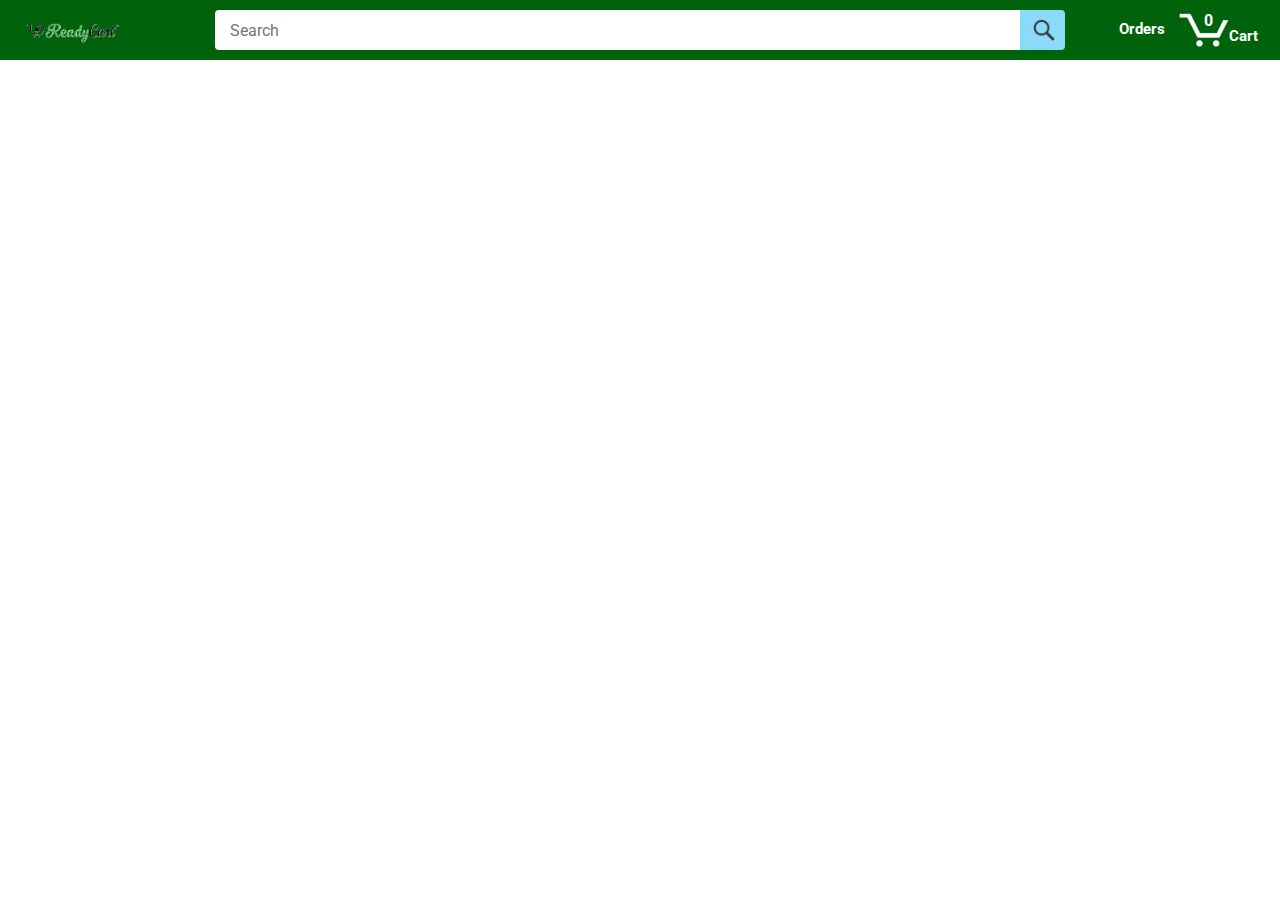
<file: index.html>
<!DOCTYPE html>
<html>
  <head>
    <title>ReadyCart</title>

    <!-- This code is needed for responsive design to work.
      (Responsive design = make the website look good on
      smaller screen sizes like a phone or a tablet). -->
    <meta name="viewport" content="width=device-width, initial-scale=1">

    <!-- Load a font called Roboto from Google Fonts. -->
    <link rel="preconnect" href="https://fonts.googleapis.com">
    <link rel="preconnect" href="https://fonts.gstatic.com" crossorigin>
    <link href="https://fonts.googleapis.com/css2?family=Roboto:wght@400;500;700&display=swap" rel="stylesheet">

    <!-- Here are the CSS files for this page. -->
    <link rel="stylesheet" href="styles/shared/general.css">
    <link rel="stylesheet" href="styles/shared/readycart-header.css">
    <link rel="stylesheet" href="styles/pages/readycart.css">
  </head>
  <body>
    <div class="readycart-header">
      <div class="readycart-header-left-section">
        <a href="index.html" class="header-link">
          <img class="radycart-logo"
            src="images/readycart-logo.png">
          <img class="radycart-mpbile-logo"
            src="images/readycart-logo.png">
        </a>
      </div>

      <div class="readycart-header-middle-section">
        <input class="search-bar" type="text" placeholder="Search">

        <button class="search-button">
          <img class="search-icon" src="images/icons/search-icon.png">
        </button>
      </div>

      <div class="readycart-header-right-section">
        <a class="orders-link header-link" href="orders.html">
          <span class="orders-text">Orders</span>
        </a>

        <a class="cart-link header-link" href="checkout.html">
          <img class="cart-icon" src="images/icons/cart-icon.png">
          <div class="cart-quantity">0</div>
          <div class="cart-text">Cart</div>
        </a>
      </div>
    </div>
    
    <div class="main">
      <div class="products-grid"></div>
    </div>
     
    <script type="module" src="javascript\readycart.js"></script>
  </body>
</html>
</file>
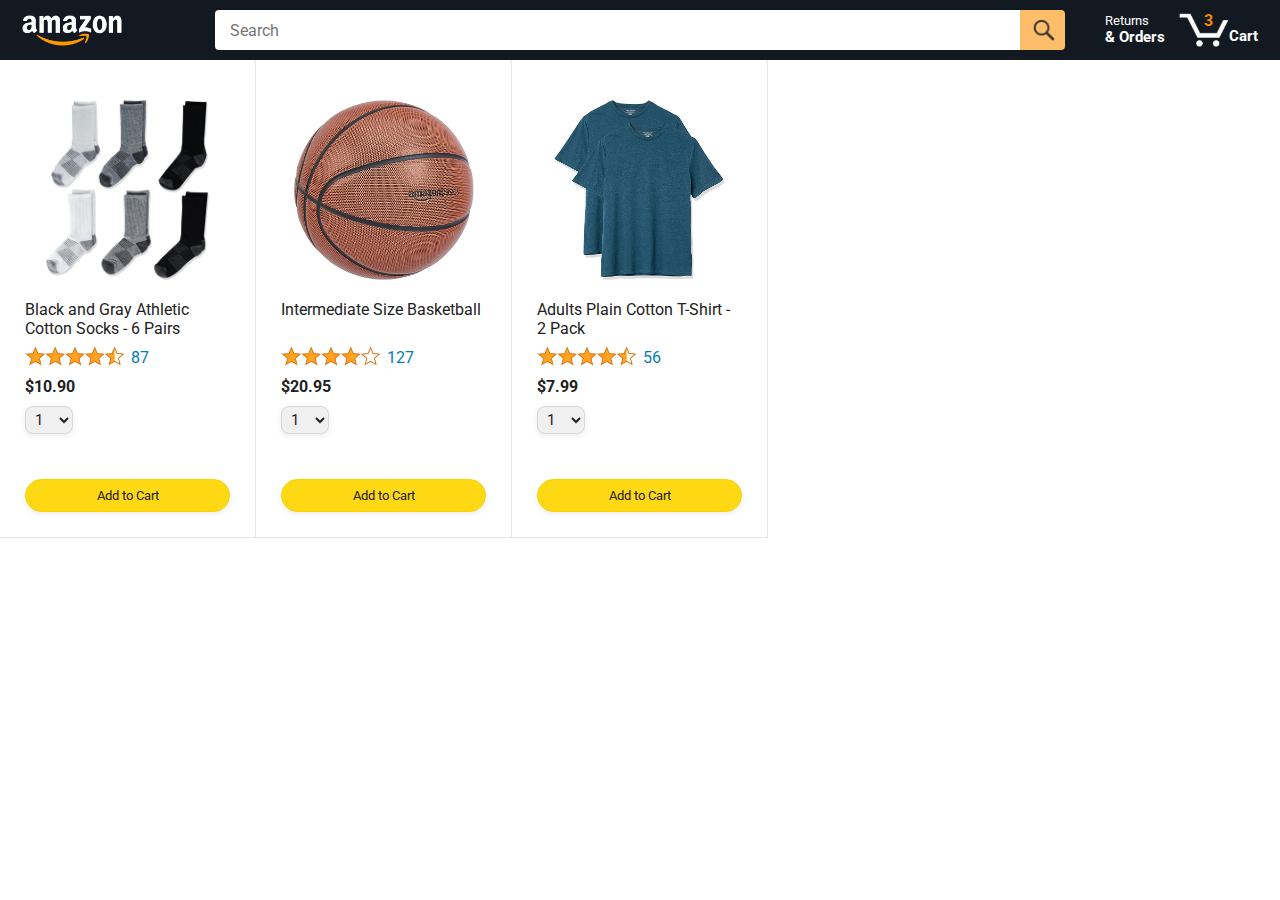
<file: amazon.html>
<!DOCTYPE html>
<html>
  <head>
    <title>Amazon Project</title>

    <!-- This code is needed for responsive design to work.
      (Responsive design = make the website look good on
      smaller screen sizes like a phone or a tablet). -->
    <meta name="viewport" content="width=device-width, initial-scale=1">

    <!-- Load a font called Roboto from Google Fonts. -->
    <link rel="preconnect" href="https://fonts.googleapis.com">
    <link rel="preconnect" href="https://fonts.gstatic.com" crossorigin>
    <link href="https://fonts.googleapis.com/css2?family=Roboto:wght@400;500;700&display=swap" rel="stylesheet">

    <!-- Here are the CSS files for this page. -->
    <link rel="stylesheet" href="styles/shared/general.css">
    <link rel="stylesheet" href="styles/shared/amazon-header.css">
    <link rel="stylesheet" href="styles/pages/amazon.css">
  </head>
  <body>
    <div class="amazon-header">
      <div class="amazon-header-left-section">
        <a href="amazon.html" class="header-link">
          <img class="amazon-logo"
            src="images/amazon-logo-white.png">
          <img class="amazon-mobile-logo"
            src="images/amazon-mobile-logo-white.png">
        </a>
      </div>

      <div class="amazon-header-middle-section">
        <input class="search-bar" type="text" placeholder="Search">

        <button class="search-button">
          <img class="search-icon" src="images/icons/search-icon.png">
        </button>
      </div>

      <div class="amazon-header-right-section">
        <a class="orders-link header-link" href="orders.html">
          <span class="returns-text">Returns</span>
          <span class="orders-text">& Orders</span>
        </a>

        <a class="cart-link header-link" href="checkout.html">
          <img class="cart-icon" src="images/icons/cart-icon.png">
          <div class="cart-quantity">3</div>
          <div class="cart-text">Cart</div>
        </a>
      </div>
    </div>
    
    <div class="main">
      <div class="products-grid">
        <div class="product-container">
          <div class="product-image-container">
            <img class="product-image"
              src="images/products/athletic-cotton-socks-6-pairs.jpg">
          </div>

          <div class="product-name limit-text-to-2-lines">
            Black and Gray Athletic Cotton Socks - 6 Pairs
          </div>

          <div class="product-rating-container">
            <img class="product-rating-stars"
              src="images/ratings/rating-45.png">
            <div class="product-rating-count link-primary">
              87
            </div>
          </div>

          <div class="product-price">
            $10.90
          </div>

          <div class="product-quantity-container">
            <select>
              <option selected value="1">1</option>
              <option value="2">2</option>
              <option value="3">3</option>
              <option value="4">4</option>
              <option value="5">5</option>
              <option value="6">6</option>
              <option value="7">7</option>
              <option value="8">8</option>
              <option value="9">9</option>
              <option value="10">10</option>
            </select>
          </div>

          <div class="product-spacer"></div>

          <div class="added-to-cart">
            <img src="images/icons/checkmark.png">
            Added
          </div>

          <button class="add-to-cart-button button-primary">
            Add to Cart
          </button>
        </div>

        <div class="product-container">
          <div class="product-image-container">
            <img class="product-image"
              src="images/products/intermediate-composite-basketball.jpg">
          </div>

          <div class="product-name limit-text-to-2-lines">
            Intermediate Size Basketball
          </div>

          <div class="product-rating-container">
            <img class="product-rating-stars"
              src="images/ratings/rating-40.png">
            <div class="product-rating-count link-primary">
              127
            </div>
          </div>

          <div class="product-price">
            $20.95
          </div>

          <div class="product-quantity-container">
            <select>
              <option selected value="1">1</option>
              <option value="2">2</option>
              <option value="3">3</option>
              <option value="4">4</option>
              <option value="5">5</option>
              <option value="6">6</option>
              <option value="7">7</option>
              <option value="8">8</option>
              <option value="9">9</option>
              <option value="10">10</option>
            </select>
          </div>

          <div class="product-spacer"></div>

          <div class="added-to-cart">
            <img src="images/icons/checkmark.png">
            Added
          </div>

          <button class="add-to-cart-button button-primary">
            Add to Cart
          </button>
        </div>

        <div class="product-container">
          <div class="product-image-container">
            <img class="product-image"
              src="images/products/adults-plain-cotton-tshirt-2-pack-teal.jpg">
          </div>

          <div class="product-name limit-text-to-2-lines">
            Adults Plain Cotton T-Shirt - 2 Pack
          </div>

          <div class="product-rating-container">
            <img class="product-rating-stars"
              src="images/ratings/rating-45.png">
            <div class="product-rating-count link-primary">
              56
            </div>
          </div>

          <div class="product-price">
            $7.99
          </div>

          <div class="product-quantity-container">
            <select>
              <option selected value="1">1</option>
              <option value="2">2</option>
              <option value="3">3</option>
              <option value="4">4</option>
              <option value="5">5</option>
              <option value="6">6</option>
              <option value="7">7</option>
              <option value="8">8</option>
              <option value="9">9</option>
              <option value="10">10</option>
            </select>
          </div>

          <div class="product-spacer"></div>

          <div class="added-to-cart">
            <img src="images/icons/checkmark.png">
            Added
          </div>

          <button class="add-to-cart-button button-primary">
            Add to Cart
          </button>
        </div>
      </div>
    </div>
    <script src="data\products.js"></script>
  </body>
</html>
</file>
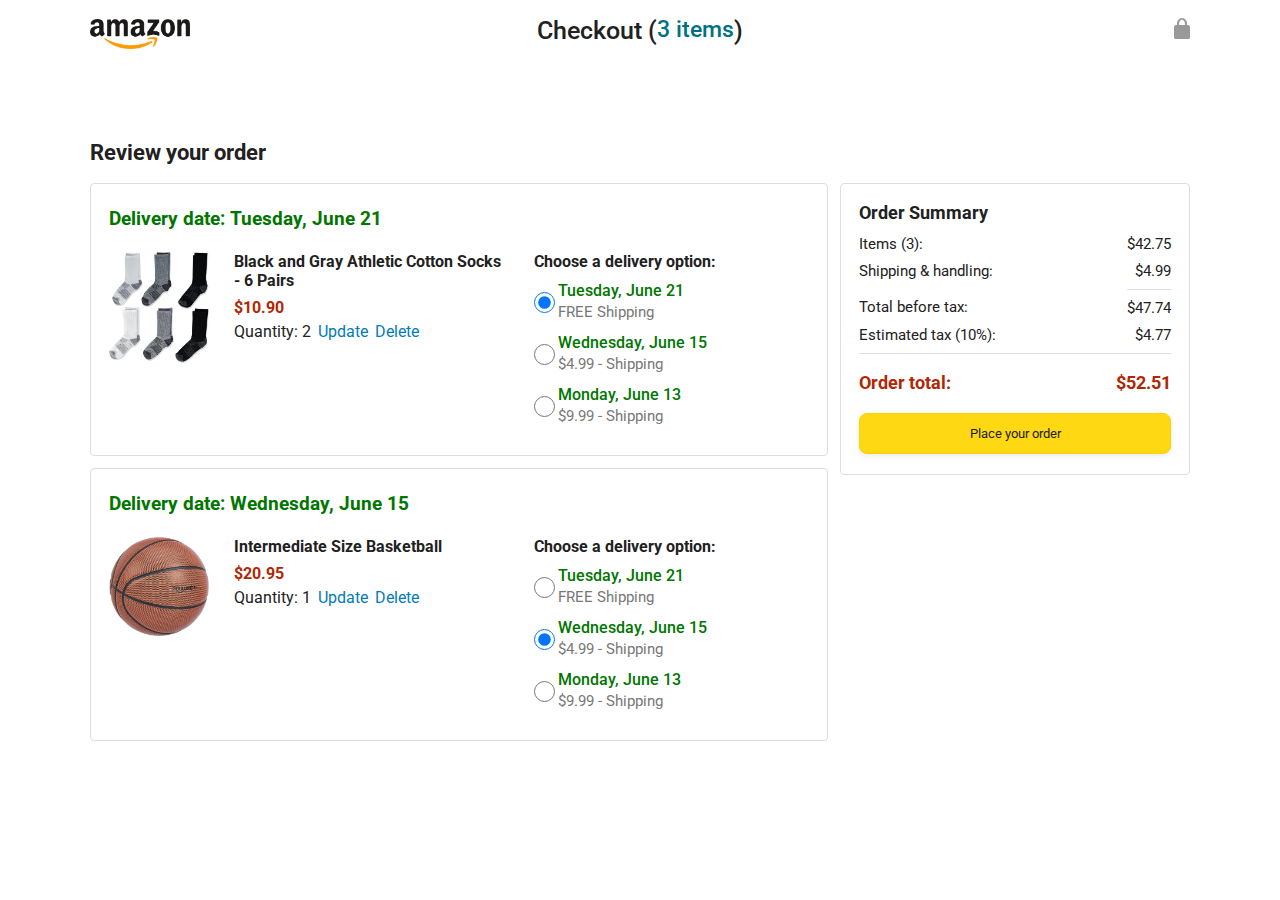
<file: checkout.html>
<!DOCTYPE html>
<html>
  <head>
    <title>Checkout</title>

    <!-- This code is needed for responsive design to work.
      (Responsive design = make the website look good on
      smaller screen sizes like a phone or a tablet). -->
    <meta name="viewport" content="width=device-width, initial-scale=1">

    <!-- Load a font called Roboto from Google Fonts. -->
    <link rel="preconnect" href="https://fonts.googleapis.com">
    <link rel="preconnect" href="https://fonts.gstatic.com" crossorigin>
    <link href="https://fonts.googleapis.com/css2?family=Roboto:wght@400;500;700&display=swap" rel="stylesheet">

    <!-- Here are the CSS files for this page. -->
    <link rel="stylesheet" href="styles/shared/general.css">
    <link rel="stylesheet" href="styles/pages/checkout/checkout-header.css">
    <link rel="stylesheet" href="styles/pages/checkout/checkout.css">
  </head>
  <body>
    <div class="checkout-header">
      <div class="header-content">
        <div class="checkout-header-left-section">
          <a href="amazon.html">
            <img class="amazon-logo" src="images/amazon-logo.png">
            <img class="amazon-mobile-logo" src="images/amazon-mobile-logo.png">
          </a>
        </div>

        <div class="checkout-header-middle-section">
          Checkout (<a class="return-to-home-link"
            href="amazon.html">3 items</a>)
        </div>

        <div class="checkout-header-right-section">
          <img src="images/icons/checkout-lock-icon.png">
        </div>
      </div>
    </div>

    <div class="main">
      <div class="page-title">Review your order</div>

      <div class="checkout-grid">
        <div class="order-summary">
          <div class="cart-item-container">
            <div class="delivery-date">
              Delivery date: Tuesday, June 21
            </div>

            <div class="cart-item-details-grid">
              <img class="product-image"
                src="images/products/athletic-cotton-socks-6-pairs.jpg">

              <div class="cart-item-details">
                <div class="product-name">
                  Black and Gray Athletic Cotton Socks - 6 Pairs
                </div>
                <div class="product-price">
                  $10.90
                </div>
                <div class="product-quantity">
                  <span>
                    Quantity: <span class="quantity-label">2</span>
                  </span>
                  <span class="update-quantity-link link-primary">
                    Update
                  </span>
                  <span class="delete-quantity-link link-primary">
                    Delete
                  </span>
                </div>
              </div>

              <div class="delivery-options">
                <div class="delivery-options-title">
                  Choose a delivery option:
                </div>
                <div class="delivery-option">
                  <input type="radio" checked
                    class="delivery-option-input"
                    name="delivery-option-1">
                  <div>
                    <div class="delivery-option-date">
                      Tuesday, June 21
                    </div>
                    <div class="delivery-option-price">
                      FREE Shipping
                    </div>
                  </div>
                </div>
                <div class="delivery-option">
                  <input type="radio"
                    class="delivery-option-input"
                    name="delivery-option-1">
                  <div>
                    <div class="delivery-option-date">
                      Wednesday, June 15
                    </div>
                    <div class="delivery-option-price">
                      $4.99 - Shipping
                    </div>
                  </div>
                </div>
                <div class="delivery-option">
                  <input type="radio"
                    class="delivery-option-input"
                    name="delivery-option-1">
                  <div>
                    <div class="delivery-option-date">
                      Monday, June 13
                    </div>
                    <div class="delivery-option-price">
                      $9.99 - Shipping
                    </div>
                  </div>
                </div>
              </div>
            </div>
          </div>

          <div class="cart-item-container">
            <div class="delivery-date">
              Delivery date: Wednesday, June 15
            </div>

            <div class="cart-item-details-grid">
              <img class="product-image"
                src="images/products/intermediate-composite-basketball.jpg">

              <div class="cart-item-details">
                <div class="product-name">
                  Intermediate Size Basketball
                </div>
                <div class="product-price">
                  $20.95
                </div>
                <div class="product-quantity">
                  <span>
                    Quantity: <span class="quantity-label">1</span>
                  </span>
                  <span class="update-quantity-link link-primary">
                    Update
                  </span>
                  <span class="delete-quantity-link link-primary">
                    Delete
                  </span>
                </div>
              </div>

              <div class="delivery-options">
                <div class="delivery-options-title">
                  Choose a delivery option:
                </div>

                <div class="delivery-option">
                  <input type="radio" class="delivery-option-input"
                    name="delivery-option-2">
                  <div>
                    <div class="delivery-option-date">
                      Tuesday, June 21
                    </div>
                    <div class="delivery-option-price">
                      FREE Shipping
                    </div>
                  </div>
                </div>
                <div class="delivery-option">
                  <input type="radio" checked class="delivery-option-input"
                    name="delivery-option-2">
                  <div>
                    <div class="delivery-option-date">
                      Wednesday, June 15
                    </div>
                    <div class="delivery-option-price">
                      $4.99 - Shipping
                    </div>
                  </div>
                </div>
                <div class="delivery-option">
                  <input type="radio" class="delivery-option-input"
                    name="delivery-option-2">
                  <div>
                    <div class="delivery-option-date">
                      Monday, June 13
                    </div>
                    <div class="delivery-option-price">
                      $9.99 - Shipping
                    </div>
                  </div>
                </div>
              </div>
            </div>
          </div>
        </div>

        <div class="payment-summary">
          <div class="payment-summary-title">
            Order Summary
          </div>

          <div class="payment-summary-row">
            <div>Items (3):</div>
            <div class="payment-summary-money">$42.75</div>
          </div>

          <div class="payment-summary-row">
            <div>Shipping &amp; handling:</div>
            <div class="payment-summary-money">$4.99</div>
          </div>

          <div class="payment-summary-row subtotal-row">
            <div>Total before tax:</div>
            <div class="payment-summary-money">$47.74</div>
          </div>

          <div class="payment-summary-row">
            <div>Estimated tax (10%):</div>
            <div class="payment-summary-money">$4.77</div>
          </div>

          <div class="payment-summary-row total-row">
            <div>Order total:</div>
            <div class="payment-summary-money">$52.51</div>
          </div>

          <button class="place-order-button button-primary">
            Place your order
          </button>
        </div>
      </div>
    </div>
  </body>
</html>
</file>
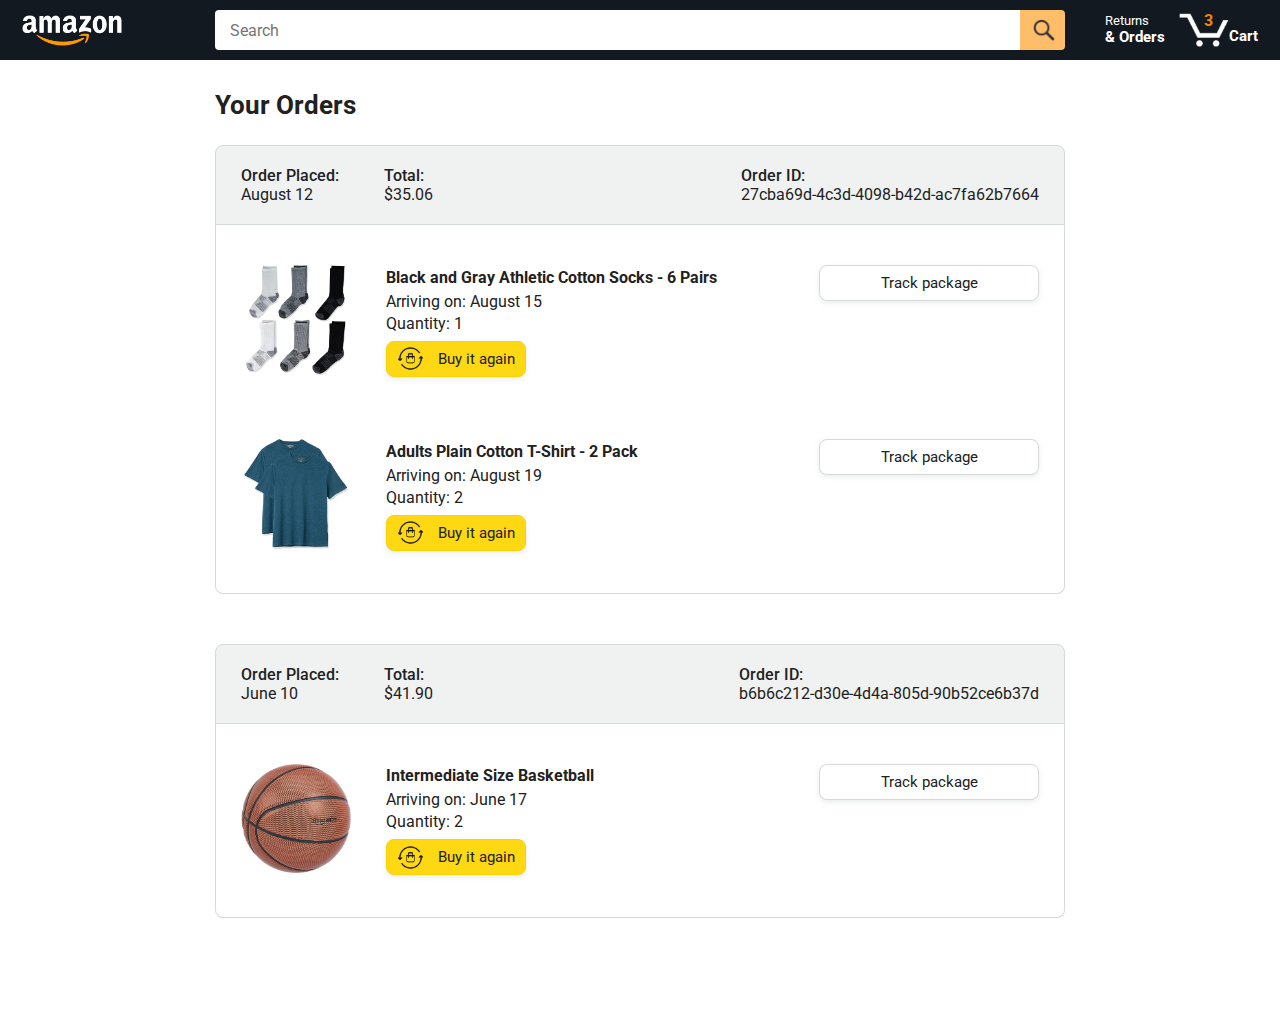
<file: orders.html>
<!DOCTYPE html>
<html>
  <head>
    <title>Orders</title>

    <!-- This code is needed for responsive design to work.
      (Responsive design = make the website look good on
      smaller screen sizes like a phone or a tablet). -->
    <meta name="viewport" content="width=device-width, initial-scale=1">

    <!-- Load a font called Roboto from Google Fonts. -->
    <link rel="preconnect" href="https://fonts.googleapis.com">
    <link rel="preconnect" href="https://fonts.gstatic.com" crossorigin>
    <link href="https://fonts.googleapis.com/css2?family=Roboto:wght@400;500;700&display=swap" rel="stylesheet">

    <!-- Here are the CSS files for this page. -->
    <link rel="stylesheet" href="styles/shared/general.css">
    <link rel="stylesheet" href="styles/shared/amazon-header.css">
    <link rel="stylesheet" href="styles/pages/orders.css">
  </head>
  <body>
    <div class="amazon-header">
      <div class="amazon-header-left-section">
        <a href="amazon.html" class="header-link">
          <img class="amazon-logo"
            src="images/amazon-logo-white.png">
          <img class="amazon-mobile-logo"
            src="images/amazon-mobile-logo-white.png">
        </a>
      </div>

      <div class="amazon-header-middle-section">
        <input class="search-bar" type="text" placeholder="Search">

        <button class="search-button">
          <img class="search-icon" src="images/icons/search-icon.png">
        </button>
      </div>

      <div class="amazon-header-right-section">
        <a class="orders-link header-link" href="orders.html">
          <span class="returns-text">Returns</span>
          <span class="orders-text">& Orders</span>
        </a>

        <a class="cart-link header-link" href="checkout.html">
          <img class="cart-icon" src="images/icons/cart-icon.png">
          <div class="cart-quantity">3</div>
          <div class="cart-text">Cart</div>
        </a>
      </div>
    </div>

    <div class="main">
      <div class="page-title">Your Orders</div>

      <div class="orders-grid">
        <div class="order-container">
          
          <div class="order-header">
            <div class="order-header-left-section">
              <div class="order-date">
                <div class="order-header-label">Order Placed:</div>
                <div>August 12</div>
              </div>
              <div class="order-total">
                <div class="order-header-label">Total:</div>
                <div>$35.06</div>
              </div>
            </div>

            <div class="order-header-right-section">
              <div class="order-header-label">Order ID:</div>
              <div>27cba69d-4c3d-4098-b42d-ac7fa62b7664</div>
            </div>
          </div>

          <div class="order-details-grid">
            <div class="product-image-container">
              <img src="images/products/athletic-cotton-socks-6-pairs.jpg">
            </div>

            <div class="product-details">
              <div class="product-name">
                Black and Gray Athletic Cotton Socks - 6 Pairs
              </div>
              <div class="product-delivery-date">
                Arriving on: August 15
              </div>
              <div class="product-quantity">
                Quantity: 1
              </div>
              <button class="buy-again-button button-primary">
                <img class="buy-again-icon" src="images/icons/buy-again.png">
                <span class="buy-again-message">Buy it again</span>
              </button>
            </div>

            <div class="product-actions">
              <a href="tracking.html">
                <button class="track-package-button button-secondary">
                  Track package
                </button>
              </a>
            </div>

            <div class="product-image-container">
              <img src="images/products/adults-plain-cotton-tshirt-2-pack-teal.jpg">
            </div>

            <div class="product-details">
              <div class="product-name">
                Adults Plain Cotton T-Shirt - 2 Pack
              </div>
              <div class="product-delivery-date">
                Arriving on: August 19
              </div>
              <div class="product-quantity">
                Quantity: 2
              </div>
              <button class="buy-again-button button-primary">
                <img class="buy-again-icon" src="images/icons/buy-again.png">
                <span class="buy-again-message">Buy it again</span>
              </button>
            </div>

            <div class="product-actions">
              <a href="tracking.html">
                <button class="track-package-button button-secondary">
                  Track package
                </button>
              </a>
            </div>
          </div>
        </div>

        <div class="order-container">

          <div class="order-header">
            <div class="order-header-left-section">
              <div class="order-date">
                <div class="order-header-label">Order Placed:</div>
                <div>June 10</div>
              </div>
              <div class="order-total">
                <div class="order-header-label">Total:</div>
                <div>$41.90</div>
              </div>
            </div>

            <div class="order-header-right-section">
              <div class="order-header-label">Order ID:</div>
              <div>b6b6c212-d30e-4d4a-805d-90b52ce6b37d</div>
            </div>
          </div>

          <div class="order-details-grid">
            <div class="product-image-container">
              <img src="images/products/intermediate-composite-basketball.jpg">
            </div>

            <div class="product-details">
              <div class="product-name">
                Intermediate Size Basketball
              </div>
              <div class="product-delivery-date">
                Arriving on: June 17
              </div>
              <div class="product-quantity">
                Quantity: 2
              </div>
              <button class="buy-again-button button-primary">
                <img class="buy-again-icon" src="images/icons/buy-again.png">
                <span class="buy-again-message">Buy it again</span>
              </button>
            </div>

            <div class="product-actions">
              <a href="tracking.html">
                <button class="track-package-button button-secondary">
                  Track package
                </button>
              </a>
            </div>
          </div>
        </div>
      </div>
    </div>
  </body>
</html>
</file>
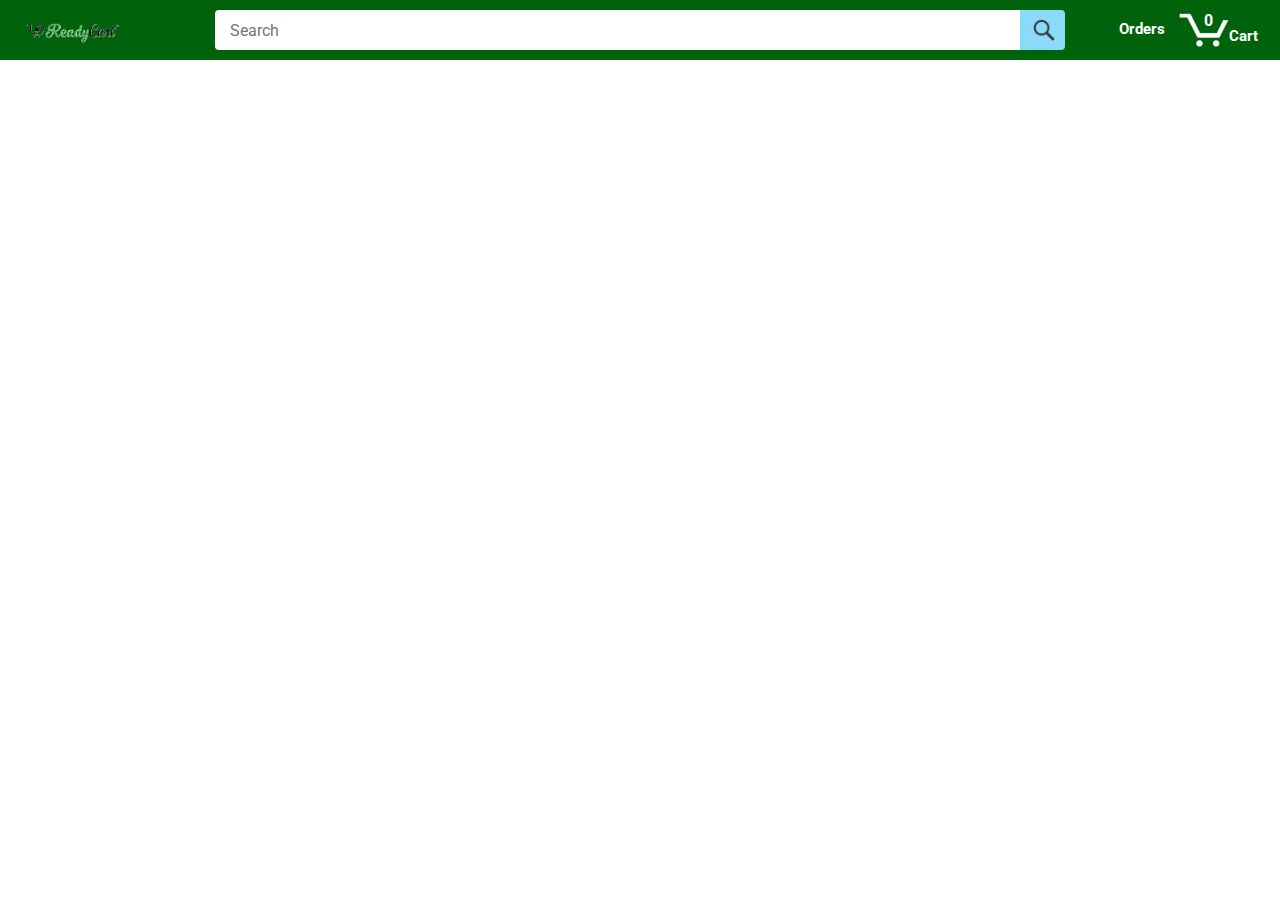
<file: readycart.html>
<!DOCTYPE html>
<html>
  <head>
    <title>ReadyCart</title>

    <!-- This code is needed for responsive design to work.
      (Responsive design = make the website look good on
      smaller screen sizes like a phone or a tablet). -->
    <meta name="viewport" content="width=device-width, initial-scale=1">

    <!-- Load a font called Roboto from Google Fonts. -->
    <link rel="preconnect" href="https://fonts.googleapis.com">
    <link rel="preconnect" href="https://fonts.gstatic.com" crossorigin>
    <link href="https://fonts.googleapis.com/css2?family=Roboto:wght@400;500;700&display=swap" rel="stylesheet">

    <!-- Here are the CSS files for this page. -->
    <link rel="stylesheet" href="styles/shared/general.css">
    <link rel="stylesheet" href="styles/shared/readycart-header.css">
    <link rel="stylesheet" href="styles/pages/readycart.css">
  </head>
  <body>
    <div class="readycart-header">
      <div class="readycart-header-left-section">
        <a href="readycart.html" class="header-link">
          <img class="radycart-logo"
            src="images/readycart-logo.png">
          <img class="radycart-mpbile-logo"
            src="images/readycart-logo.png">
        </a>
      </div>

      <div class="readycart-header-middle-section">
        <input class="search-bar" type="text" placeholder="Search">

        <button class="search-button">
          <img class="search-icon" src="images/icons/search-icon.png">
        </button>
      </div>

      <div class="readycart-header-right-section">
        <a class="orders-link header-link" href="orders.html">
          <span class="orders-text">Orders</span>
        </a>

        <a class="cart-link header-link" href="checkout.html">
          <img class="cart-icon" src="images/icons/cart-icon.png">
          <div class="cart-quantity">0</div>
          <div class="cart-text">Cart</div>
        </a>
      </div>
    </div>
    
    <div class="main">
      <div class="products-grid"></div>
    </div>
     
    <script type="module" src="javascript\readycart.js"></script>
  </body>
</html>
</file>
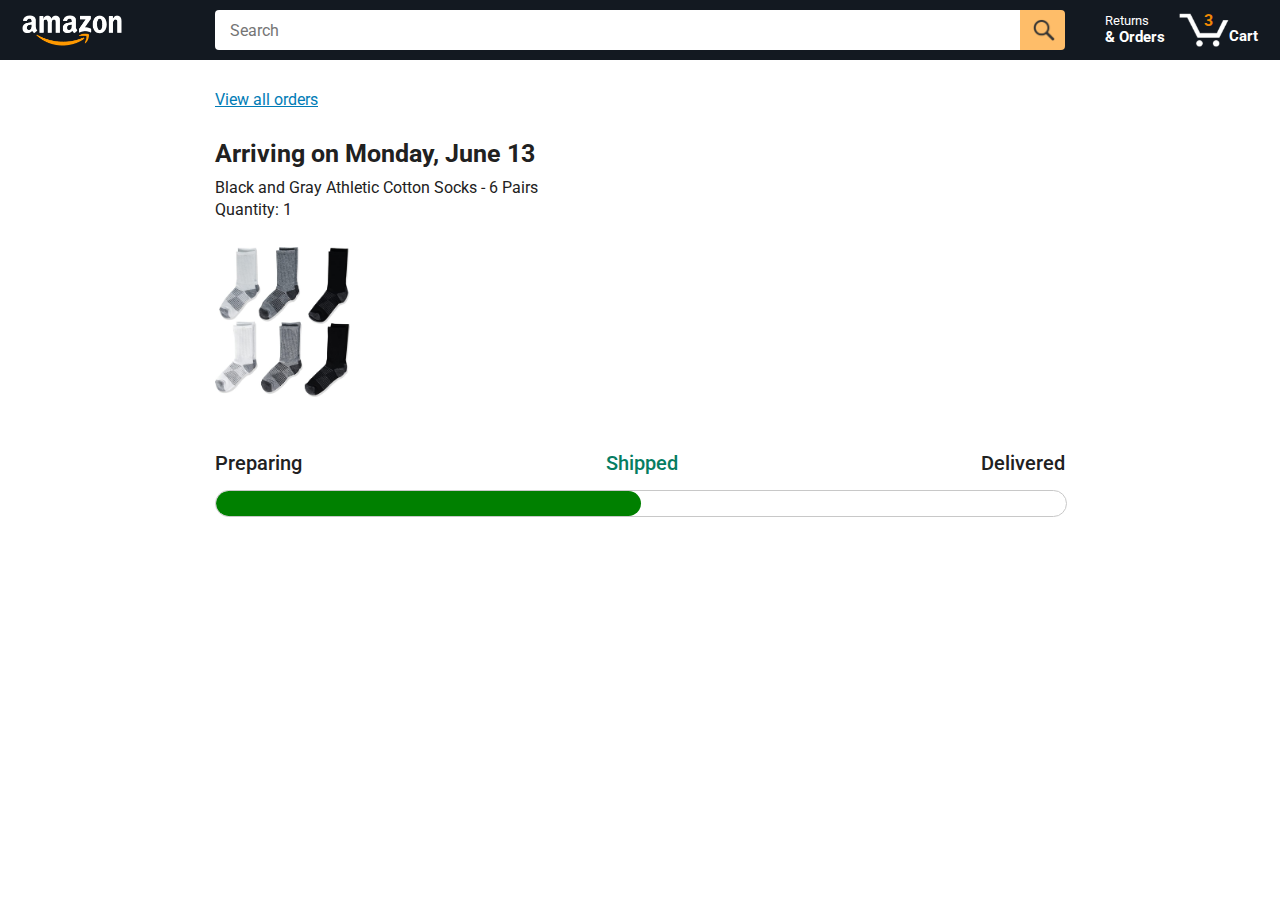
<file: tracking.html>
<!DOCTYPE html>
<html>
  <head>
    <title>Tracking</title>

    <!-- This code is needed for responsive design to work.
      (Responsive design = make the website look good on
      smaller screen sizes like a phone or a tablet). -->
    <meta name="viewport" content="width=device-width, initial-scale=1">

    <!-- Load a font called Roboto from Google Fonts. -->
    <link rel="preconnect" href="https://fonts.googleapis.com">
    <link rel="preconnect" href="https://fonts.gstatic.com" crossorigin>
    <link href="https://fonts.googleapis.com/css2?family=Roboto:wght@400;500;700&display=swap" rel="stylesheet">

    <!-- Here are the CSS files for this page. -->
    <link rel="stylesheet" href="styles/shared/general.css">
    <link rel="stylesheet" href="styles/shared/amazon-header.css">
    <link rel="stylesheet" href="styles/pages/tracking.css">
  </head>
  <body>
    <div class="amazon-header">
      <div class="amazon-header-left-section">
        <a href="amazon.html" class="header-link">
          <img class="amazon-logo"
            src="images/amazon-logo-white.png">
          <img class="amazon-mobile-logo"
            src="images/amazon-mobile-logo-white.png">
        </a>
      </div>

      <div class="amazon-header-middle-section">
        <input class="search-bar" type="text" placeholder="Search">

        <button class="search-button">
          <img class="search-icon" src="images/icons/search-icon.png">
        </button>
      </div>

      <div class="amazon-header-right-section">
        <a class="orders-link header-link" href="orders.html">
          <span class="returns-text">Returns</span>
          <span class="orders-text">& Orders</span>
        </a>

        <a class="cart-link header-link" href="checkout.html">
          <img class="cart-icon" src="images/icons/cart-icon.png">
          <div class="cart-quantity">3</div>
          <div class="cart-text">Cart</div>
        </a>
      </div>
    </div>

    <div class="main">
      <div class="order-tracking">
        <a class="back-to-orders-link link-primary" href="orders.html">
          View all orders
        </a>

        <div class="delivery-date">
          Arriving on Monday, June 13
        </div>

        <div class="product-info">
          Black and Gray Athletic Cotton Socks - 6 Pairs
        </div>

        <div class="product-info">
          Quantity: 1
        </div>

        <img class="product-image" src="images/products/athletic-cotton-socks-6-pairs.jpg">

        <div class="progress-labels-container">
          <div class="progress-label">
            Preparing
          </div>
          <div class="progress-label current-status">
            Shipped
          </div>
          <div class="progress-label">
            Delivered
          </div>
        </div>

        <div class="progress-bar-container">
          <div class="progress-bar"></div>
        </div>
      </div>
    </div>
  </body>
</html>
</file>
<file: styles/shared/general.css>
body {
  font-family: Roboto, Arial;
  color: rgb(33, 33, 33);
  /* The <body> element has a default margin of 8px
     on all sides. This removes the default margins. */
  margin: 0;
}

/* <p> elements have a default margin on the top
   and bottom. This removes the default margins. */
p {
  margin: 0;
}

button {
  cursor: pointer;
}

select {
  cursor: pointer;
}

input, select, button {
  font-family: Roboto, Arial;
}

.button-primary {
  color: rgb(33, 33, 33);
  background-color: rgb(255, 216, 20);
  border: 1px solid rgb(252, 210, 0);
  border-radius: 8px;
  cursor: pointer;
  box-shadow: 0 2px 5px rgba(213, 217, 217, 0.5);
}

.button-primary:hover {
  background-color: rgb(247, 202, 0);
  border: 1px solid rgb(242, 194, 0);
}

.button-primary:active {
  background: rgb(255, 216, 20);
  border-color: rgb(252, 210, 0);
  box-shadow: none;
}

.button-secondary {
  color: rgb(33, 33, 33);
  background: white;
  border: 1px solid rgb(213, 217, 217);
  border-radius: 8px;
  cursor: pointer;
  box-shadow: 0 2px 5px rgba(213, 217, 217, 0.5);
}

.button-secondary:hover {
  background-color: rgb(247, 250, 250);
}

.button-secondary:active {
  background-color: rgb(237, 253, 255);
  box-shadow: none;
}

/* These styles will limit text to 2 lines. Anything
   beyond 2 lines will be replaced with "..."
   You can find this code by using an A.I. tool or by
   searching in Google.
   https://css-tricks.com/almanac/properties/l/line-clamp/ */
.limit-text-to-2-lines {
  display: -webkit-box;
  -webkit-line-clamp: 2;
  -webkit-box-orient: vertical;
  overflow: hidden;
}

.link-primary {
  color: rgb(1, 124, 182);
  cursor: pointer;
}

.link-primary:hover {
  color: rgb(196, 80, 0);
}

/* Styles for dropdown selectors. */
select {
  color: rgb(33, 33, 33);
  background-color: rgb(240, 240, 240);
  border: 1px solid rgb(213, 217, 217);
  border-radius: 8px;
  padding: 3px 5px;
  font-size: 15px;
  cursor: pointer;
  box-shadow: 0 2px 5px rgba(213, 217, 217, 0.5);
}

select:focus,
input:focus {
  outline: 2px solid rgb(255, 153, 0);
}
</file>
<file: styles/shared/readycart-header.css>
.readycart-header {
  background-color: rgb(0, 98, 11);
  color: white;
  padding-left: 15px;
  padding-right: 15px;

  display: flex;
  align-items: center;
  justify-content: space-between;

  position: fixed;
  top: 0;
  left: 0;
  right: 0;
  height: 60px;
}

.readycart-header-left-section {
  width: 180px;
}

@media (max-width: 800px) {
  .readycart-header-left-section {
    width: unset;
  }
}

.header-link {
  display: inline-block;
  padding: 6px;
  border-radius: 2px;
  cursor: pointer;
  text-decoration: none;
  border: 1px solid rgba(0, 0, 0, 0);
}

.header-link:hover {
  border: 1px solid white;
}

.radycart-logo {
  width: 100px;
  margin-top: 5px;
}

.radycart-mpbile-logo {
  display: none;
}

@media (max-width: 575px) {
  .radycart-logo {
    display: none;
  }

  .radycart-mpbile-logo {
    display: block;
    height: 35px;
    margin-top: 5px;
  }
}

.readycart-header-middle-section {
  flex: 1;
  max-width: 850px;
  margin-left: 10px;
  margin-right: 10px;
  display: flex;
}

.search-bar {
  flex: 1;
  width: 0;
  font-size: 16px;
  height: 38px;
  padding-left: 15px;
  border: none;
  border-top-left-radius: 4px;
  border-bottom-left-radius: 4px;
  border-top-right-radius: 0;
  border-bottom-right-radius: 0;
}

.search-button {
  background-color: rgb(139, 218, 250);
  border: none;
  width: 45px;
  height: 40px;
  border-top-right-radius: 4px;
  border-bottom-right-radius: 4px;
  flex-shrink: 0;
}

.search-icon {
  height: 22px;
  margin-left: 2px;
  margin-top: 3px;
}

.readycart-header-right-section {
  width: 180px;
  flex-shrink: 0;
  display: flex;
  justify-content: end;
}

.orders-link {
  color: white;
  padding-top: 13px;
}

.returns-text {
  display: block;
  font-size: 13px;
}

.orders-text {
  display: block;
  font-size: 15px;
  font-weight: 700;
}

.cart-link {
  color: white;
  display: flex;
  align-items: center;
  position: relative;
}

.cart-icon {
  width: 50px;
}

.cart-text {
  margin-top: 12px;
  font-size: 15px;
  font-weight: 700;
}

.cart-quantity {
  color: rgb(255, 255, 255);
  font-size: 16px;
  font-weight: 700;

  position: absolute;
  top: 4px;
  left: 22px;
  
  width: 26px;
  text-align: center;
}
</file>
<file: styles/pages/readycart.css>
.main {
  margin-top: 60px;
}

.products-grid {
  display: grid;

  /* - In CSS Grid, 1fr means a column will take up the
       remaining space in the grid.
     - If we write 1fr 1fr ... 1fr; 8 times, this will
       divide the grid into 8 columns, each taking up an
       equal amount of the space.
     - repeat(8, 1fr); is a shortcut for repeating "1fr"
       8 times (instead of typing out "1fr" 8 times).
       repeat(...) is a special property that works with
       display: grid; */
  grid-template-columns: repeat(8, 1fr);
}

/* @media is used to create responsive design (making the
   website look good on any screen size). This @media
   means when the screen width is 2000px or less, we
   will divide the grid into 7 columns instead of 8. */
@media (max-width: 2000px) {
  .products-grid {
    grid-template-columns: repeat(7, 1fr);
  }
}

/* This @media means when the screen width is 1600px or
   less, we will divide the grid into 6 columns. */
@media (max-width: 1600px) {
  .products-grid {
    grid-template-columns: repeat(6, 1fr);
  }
}

@media (max-width: 1300px) {
  .products-grid {
    grid-template-columns: repeat(5, 1fr);
  }
}

@media (max-width: 1000px) {
  .products-grid {
    grid-template-columns: repeat(4, 1fr);
  }
}

@media (max-width: 800px) {
  .products-grid {
    grid-template-columns: repeat(3, 1fr);
  }
}

@media (max-width: 575px) {
  .products-grid {
    grid-template-columns: repeat(2, 1fr);
  }
}

@media (max-width: 450px) {
  .products-grid {
    grid-template-columns: 1fr;
  }
}

.product-container {
  padding-top: 40px;
  padding-bottom: 25px;
  padding-left: 25px;
  padding-right: 25px;

  border-right: 1px solid rgb(231, 231, 231);
  border-bottom: 1px solid rgb(231, 231, 231);

  display: flex;
  flex-direction: column;
}

.product-image-container {
  display: flex;
  justify-content: center;
  align-items: center;

  height: 180px;
  margin-bottom: 20px;
}

.product-image {
  /* Images will overflow their container by default. To
    prevent this, we set max-width and max-height to 100%
    so they stay inside their container. */
  max-width: 100%;
  max-height: 100%;
}

.product-name {
  height: 40px;
  margin-bottom: 5px;
}

.product-rating-container {
  display: flex;
  align-items: center;
  margin-bottom: 10px;
}

.product-rating-stars {
  width: 100px;
  margin-right: 6px;
}

.product-rating-count {
  color: rgb(1, 124, 182);
  cursor: pointer;
  margin-top: 3px;
}

.product-price {
  font-weight: 700;
  margin-bottom: 10px;
}

.product-quantity-container {
  margin-bottom: 17px;
}

.product-spacer {
  flex: 1;
}

.added-to-cart {
  color: rgb(6, 125, 98);
  font-size: 16px;

  display: flex;
  align-items: center;
  margin-bottom: 8px;

  /* At first, the "Added to cart" message will
     be invisible. Use JavaScript to change the
     opacity and make it visible. */
  opacity: 0;
  transition: all 0.3s;
}

.added-to-cart img {
  height: 20px;
  margin-right: 5px;
}

.add-to-cart-button {
  width: 100%;
  padding: 8px;
  border-radius: 50px;
}
</file>
<file: styles/shared/amazon-header.css>
.amazon-header {
  background-color: rgb(19, 25, 33);
  color: white;
  padding-left: 15px;
  padding-right: 15px;

  display: flex;
  align-items: center;
  justify-content: space-between;

  position: fixed;
  top: 0;
  left: 0;
  right: 0;
  height: 60px;
}

.amazon-header-left-section {
  width: 180px;
}

@media (max-width: 800px) {
  .amazon-header-left-section {
    width: unset;
  }
}

.header-link {
  display: inline-block;
  padding: 6px;
  border-radius: 2px;
  cursor: pointer;
  text-decoration: none;
  border: 1px solid rgba(0, 0, 0, 0);
}

.header-link:hover {
  border: 1px solid white;
}

.amazon-logo {
  width: 100px;
  margin-top: 5px;
}

.amazon-mobile-logo {
  display: none;
}

@media (max-width: 575px) {
  .amazon-logo {
    display: none;
  }

  .amazon-mobile-logo {
    display: block;
    height: 35px;
    margin-top: 5px;
  }
}

.amazon-header-middle-section {
  flex: 1;
  max-width: 850px;
  margin-left: 10px;
  margin-right: 10px;
  display: flex;
}

.search-bar {
  flex: 1;
  width: 0;
  font-size: 16px;
  height: 38px;
  padding-left: 15px;
  border: none;
  border-top-left-radius: 4px;
  border-bottom-left-radius: 4px;
  border-top-right-radius: 0;
  border-bottom-right-radius: 0;
}

.search-button {
  background-color: rgb(254, 189, 105);
  border: none;
  width: 45px;
  height: 40px;
  border-top-right-radius: 4px;
  border-bottom-right-radius: 4px;
  flex-shrink: 0;
}

.search-icon {
  height: 22px;
  margin-left: 2px;
  margin-top: 3px;
}

.amazon-header-right-section {
  width: 180px;
  flex-shrink: 0;
  display: flex;
  justify-content: end;
}

.orders-link {
  color: white;
}

.returns-text {
  display: block;
  font-size: 13px;
}

.orders-text {
  display: block;
  font-size: 15px;
  font-weight: 700;
}

.cart-link {
  color: white;
  display: flex;
  align-items: center;
  position: relative;
}

.cart-icon {
  width: 50px;
}

.cart-text {
  margin-top: 12px;
  font-size: 15px;
  font-weight: 700;
}

.cart-quantity {
  color: rgb(240, 136, 4);
  font-size: 16px;
  font-weight: 700;

  position: absolute;
  top: 4px;
  left: 22px;
  
  width: 26px;
  text-align: center;
}
</file>
<file: styles/pages/amazon.css>
.main {
  margin-top: 60px;
}

.products-grid {
  display: grid;

  /* - In CSS Grid, 1fr means a column will take up the
       remaining space in the grid.
     - If we write 1fr 1fr ... 1fr; 8 times, this will
       divide the grid into 8 columns, each taking up an
       equal amount of the space.
     - repeat(8, 1fr); is a shortcut for repeating "1fr"
       8 times (instead of typing out "1fr" 8 times).
       repeat(...) is a special property that works with
       display: grid; */
  grid-template-columns: repeat(8, 1fr);
}

/* @media is used to create responsive design (making the
   website look good on any screen size). This @media
   means when the screen width is 2000px or less, we
   will divide the grid into 7 columns instead of 8. */
@media (max-width: 2000px) {
  .products-grid {
    grid-template-columns: repeat(7, 1fr);
  }
}

/* This @media means when the screen width is 1600px or
   less, we will divide the grid into 6 columns. */
@media (max-width: 1600px) {
  .products-grid {
    grid-template-columns: repeat(6, 1fr);
  }
}

@media (max-width: 1300px) {
  .products-grid {
    grid-template-columns: repeat(5, 1fr);
  }
}

@media (max-width: 1000px) {
  .products-grid {
    grid-template-columns: repeat(4, 1fr);
  }
}

@media (max-width: 800px) {
  .products-grid {
    grid-template-columns: repeat(3, 1fr);
  }
}

@media (max-width: 575px) {
  .products-grid {
    grid-template-columns: repeat(2, 1fr);
  }
}

@media (max-width: 450px) {
  .products-grid {
    grid-template-columns: 1fr;
  }
}

.product-container {
  padding-top: 40px;
  padding-bottom: 25px;
  padding-left: 25px;
  padding-right: 25px;

  border-right: 1px solid rgb(231, 231, 231);
  border-bottom: 1px solid rgb(231, 231, 231);

  display: flex;
  flex-direction: column;
}

.product-image-container {
  display: flex;
  justify-content: center;
  align-items: center;

  height: 180px;
  margin-bottom: 20px;
}

.product-image {
  /* Images will overflow their container by default. To
    prevent this, we set max-width and max-height to 100%
    so they stay inside their container. */
  max-width: 100%;
  max-height: 100%;
}

.product-name {
  height: 40px;
  margin-bottom: 5px;
}

.product-rating-container {
  display: flex;
  align-items: center;
  margin-bottom: 10px;
}

.product-rating-stars {
  width: 100px;
  margin-right: 6px;
}

.product-rating-count {
  color: rgb(1, 124, 182);
  cursor: pointer;
  margin-top: 3px;
}

.product-price {
  font-weight: 700;
  margin-bottom: 10px;
}

.product-quantity-container {
  margin-bottom: 17px;
}

.product-spacer {
  flex: 1;
}

.added-to-cart {
  color: rgb(6, 125, 98);
  font-size: 16px;

  display: flex;
  align-items: center;
  margin-bottom: 8px;

  /* At first, the "Added to cart" message will
     be invisible. Use JavaScript to change the
     opacity and make it visible. */
  opacity: 0;
}

.added-to-cart img {
  height: 20px;
  margin-right: 5px;
}

.add-to-cart-button {
  width: 100%;
  padding: 8px;
  border-radius: 50px;
}
</file>
<file: styles/pages/checkout/checkout-header.css>
.checkout-header {
  height: 60px;
  padding-left: 30px;
  padding-right: 30px;
  background-color: white;

  display: flex;
  justify-content: center;

  position: fixed;
  top: 0;
  left: 0;
  right: 0;
  z-index: 1000;
}

.header-content {
  width: 100%;
  max-width: 1100px;

  display: flex;
  align-items: center;
}

.checkout-header-left-section {
  width: 150px;
}

.amazon-logo {
  width: 100px;
  margin-top: 12px;
}

.amazon-mobile-logo {
  display: none;
}

/* @media is used to create responsive design (making the
   website look good on any screen size). This @media
   means when the screen width is 575px or less, different
   styles (inside the {...}) will be applied. */
@media (max-width: 575px) {
  .checkout-header-left-section {
    width: auto;
  }

  .amazon-logo {
    display: none;
  }

  .amazon-mobile-logo {
    display: inline-block;
    height: 35px;
    margin-top: 5px;
  }
}

.checkout-header-middle-section {
  flex: 1;
  flex-shrink: 0;
  text-align: center;

  font-size: 25px;
  font-weight: 500;

  display: flex;
  justify-content: center;
}

.return-to-home-link {
  color: rgb(0, 113, 133);
  font-size: 23px;
  text-decoration: none;
  cursor: pointer;
}

@media (max-width: 1000px) {
  .checkout-header-middle-section {
    font-size: 20px;
    margin-right: 60px;
  }

  .return-to-home-link {
    font-size: 18px;
  }
}

@media (max-width: 575px) {
  .checkout-header-middle-section {
    margin-right: 5px;
  }
}

.checkout-header-right-section {
  text-align: right;
  width: 150px;
}

@media (max-width: 1000px) {
  .checkout-header-right-section {
    width: auto;
  }
}
</file>
<file: styles/pages/checkout/checkout.css>
.main {
  max-width: 1100px;
  padding-left: 30px;
  padding-right: 30px;

  margin-top: 140px;
  margin-bottom: 100px;

  /* margin-left: auto;
     margin-right auto;
     Is a trick for centering an element horizontally
     without needing a container. */
  margin-left: auto;
  margin-right: auto;
}

.page-title {
  font-weight: 700;
  font-size: 22px;
  margin-bottom: 18px;
}

.checkout-grid {
  display: grid;
  /* Here, 1fr means the first column will take
     up the remaining space in the grid. */
  grid-template-columns: 1fr 350px;
  column-gap: 12px;

  /* Use align-items: start; to prevent the elements
     in the grid from stretching vertically. */
  align-items: start;
}

@media (max-width: 1000px) {
  .main {
    max-width: 500px;
  }

  .checkout-grid {
    grid-template-columns: 1fr;
  }
}

.cart-item-container,
.payment-summary {
  border: 1px solid rgb(222, 222, 222);
  border-radius: 4px;
  padding: 18px;
}

.cart-item-container {
  margin-bottom: 12px;
}

.payment-summary {
  padding-bottom: 5px;
}

@media (max-width: 1000px) {
  .payment-summary {
    /* grid-row: 1 means this element will be placed into row
      1 in the grid. (Normally, the row that an element is
      placed in is determined by the order of the elements in
      the HTML. grid-row overrides this default ordering). */
    grid-row: 1;
    margin-bottom: 12px;
  }
}

.delivery-date {
  color: rgb(0, 118, 0);
  font-weight: 700;
  font-size: 19px;
  margin-top: 5px;
  margin-bottom: 22px;
}

.cart-item-details-grid {
  display: grid;
  /* 100px 1fr 1fr; means the 2nd and 3rd column will
     take up half the remaining space in the grid
     (they will divide up the remaining space evenly). */
  grid-template-columns: 100px 1fr 1fr;
  column-gap: 25px;
}

@media (max-width: 1000px) {
  .cart-item-details-grid {
    grid-template-columns: 100px 1fr;
    row-gap: 30px;
  }
}

.product-image {
  max-width: 100%;
  max-height: 120px;

  /* margin-left: auto;
     margin-right auto;
     Is a trick for centering an element horizontally
     without needing a container. */
  margin-left: auto;
  margin-right: auto;
}

.product-name {
  font-weight: 700;
  margin-bottom: 8px;
}

.product-price {
  color: rgb(177, 39, 4);
  font-weight: 700;
  margin-bottom: 5px;
}

.product-quantity .link-primary {
  margin-left: 3px;
}

@media (max-width: 1000px) {
  .delivery-options {
    /* grid-column: 1 means this element will be placed
       in column 1 in the grid. (Normally, the column that
       an element is placed in is determined by the order
       of the elements in the HTML. grid-column overrides
       this default ordering).
       
       / span 2 means this element will take up 2 columns
       in the grid (Normally, each element takes up 1
       column in the grid). */
    grid-column: 1 / span 2;
  }
}

.delivery-options-title {
  font-weight: 700;
  margin-bottom: 10px;
}

.delivery-option {
  display: grid;
  grid-template-columns: 24px 1fr;
  margin-bottom: 12px;
  cursor: pointer;
}

.delivery-option-input {
  margin-left: 0px;
  cursor: pointer;
}

.delivery-option-date {
  color: rgb(0, 118, 0);
  font-weight: 500;
  margin-bottom: 3px;
}

.delivery-option-price {
  color: rgb(120, 120, 120);
  font-size: 15px;
}

.payment-summary-title {
  font-weight: 700;
  font-size: 18px;
  margin-bottom: 12px;
}

.payment-summary-row {
  display: grid;
  /* 1fr auto; means the width of the 2nd column will be
     determined by the elements inside the column (auto).
     The 1st column will take up the remaining space. */
  grid-template-columns: 1fr auto;

  font-size: 15px;
  margin-bottom: 9px;
}

.payment-summary-money {
  text-align: right;
}

.subtotal-row .payment-summary-money {
  border-top: 1px solid rgb(222, 222, 222);
}

.subtotal-row div {
  padding-top: 9px;
}

.total-row {
  color: rgb(177, 39, 4);
  font-weight: 700;
  font-size: 18px;

  border-top: 1px solid rgb(222, 222, 222);
  padding-top: 18px;
}

.place-order-button {
  width: 100%;
  padding-top: 12px;
  padding-bottom: 12px;
  border-radius: 8px;

  margin-top: 11px;
  margin-bottom: 15px;
}
</file>
<file: styles/pages/orders.css>
.main {
  max-width: 850px;
  margin-top: 90px;
  margin-bottom: 100px;
  padding-left: 20px;
  padding-right: 20px;

  /* margin-left: auto;
     margin-right auto;
     Is a trick for centering an element horizontally
     without needing a container. */
  margin-left: auto;
  margin-right: auto;
}

.page-title {
  font-weight: 700;
  font-size: 26px;
  margin-bottom: 25px;
}

.orders-grid {
  display: grid;
  grid-template-columns: 1fr;
  row-gap: 50px;
}

.order-header {
  background-color: rgb(240, 242, 242);
  border: 1px solid rgb(213, 217, 217);

  display: flex;
  align-items: center;
  justify-content: space-between;

  padding: 20px 25px;
  border-top-left-radius: 8px;
  border-top-right-radius: 8px;
}

.order-header-left-section {
  display: flex;
  flex-shrink: 0;
}

.order-header-label {
  font-weight: 500;
}

.order-date,
.order-total {
  margin-right: 45px;
}

.order-header-right-section {
  flex-shrink: 1;
}

@media (max-width: 575px) {
  .order-header {
    flex-direction: column;
    align-items: start;
    line-height: 23px;
    padding: 15px;
  }

  .order-header-left-section {
    flex-direction: column;
  }

  .order-header-label {
    margin-right: 5px;
  }

  .order-date,
  .order-total {
    display: grid;
    grid-template-columns: auto 1fr;
    margin-right: 0;
  }

  .order-header-right-section {
    display: grid;
    grid-template-columns: auto 1fr;
  }
}

.order-details-grid {
  padding: 40px 25px;
  border: 1px solid rgb(213, 217, 217);
  border-top: none;
  border-bottom-left-radius: 8px;
  border-bottom-right-radius: 8px;

  display: grid;
  grid-template-columns: 110px 1fr 220px;
  column-gap: 35px;
  row-gap: 60px;
  align-items: center;
}

@media (max-width: 800px) {
  .order-details-grid {
    grid-template-columns: 110px 1fr;
    row-gap: 0;
    padding-bottom: 8px;
  }
}

@media (max-width: 450px) {
  .order-details-grid {
    grid-template-columns: 1fr;
  }
}

.product-image-container {
  text-align: center;
}

.product-image-container img {
  max-width: 110px;
  max-height: 110px;
}

.product-name {
  font-weight: 700;
  margin-bottom: 5px;
}

.product-delivery-date {
  margin-bottom: 3px;
}

.product-quantity {
  margin-bottom: 8px;
}

.buy-again-button {
  font-size: 15px;
  width: 140px;
  height: 36px;
  border-radius: 8px;

  display: flex;
  align-items: center;
  justify-content: center;
}

.buy-again-icon {
  width: 25px;
  margin-right: 15px;
}

.product-actions {
  align-self: start;
}

.track-package-button {
  width: 100%;
  font-size: 15px;
  padding: 8px;
}

@media (max-width: 800px) {
  .buy-again-button {
    margin-bottom: 10px;
  }

  .product-actions {
    /* grid-column: 2 means this element will be placed
       in column 2 in the grid. (Normally, the column that
       an element is placed in is determined by the order
       of the elements in the HTML. grid-column overrides
       this default ordering). */
    grid-column: 2;
    margin-bottom: 30px;
  }

  .track-package-button {
    width: 140px;
  }
}

@media (max-width: 450px) {
  .product-image-container {
    text-align: center;
    margin-bottom: 25px;
  }

  .product-image-container img {
    max-width: 150px;
    max-height: 150px;
  }

  .product-name {
    margin-bottom: 10px;
  }

  .product-quantity {
    margin-bottom: 15px;
  }

  .buy-again-button {
    width: 100%;
    margin-bottom: 15px;
  }

  .product-actions {
    /* grid-column: auto; undos grid-column: 2; from above.
       This element will now be placed in its normal column
       in the grid. */
    grid-column: auto;
    margin-bottom: 70px;
  }

  .track-package-button {
    width: 100%;
    padding: 12px;
  }
}
</file>
<file: styles/pages/tracking.css>
.main {
  max-width: 850px;
  margin-top: 90px;
  margin-bottom: 100px;
  padding-left: 30px;
  padding-right: 30px;

  /* margin-left: auto;
     margin-right auto;
     Is a trick for centering an element horizontally
     without needing a container. */
  margin-left: auto;
  margin-right: auto;
}

.back-to-orders-link {
  display: inline-block;
  margin-bottom: 30px;
}

.delivery-date {
  font-size: 25px;
  font-weight: 700;
  margin-bottom: 10px;
}

.product-info {
  margin-bottom: 3px;
}

.product-image {
  max-width: 150px;
  max-height: 150px;
  margin-top: 25px;
  margin-bottom: 50px;
}

.progress-labels-container {
  display: flex;
  justify-content: space-between;
  font-size: 20px;
  font-weight: 500;
  margin-bottom: 15px;
}

.current-status {
  color: rgb(6, 125, 98);
}

@media (max-width: 575px) {
  .progress-labels-container {
    font-size: 16px;
  }
}

@media (max-width: 450px) {
  .progress-labels-container {
    flex-direction: column;
    margin-bottom: 5px;
  }

  .progress-label {
    margin-bottom: 3px;
  }
}

.progress-bar-container {
  height: 25px;
  width: 100%;

  border: 1px solid rgb(200, 200, 200);
  border-radius: 50px;
  overflow: hidden;
}

.progress-bar {
  height: 100%;
  background-color: green;
  border-radius: 50px;
  width: 50%;
}
</file>
